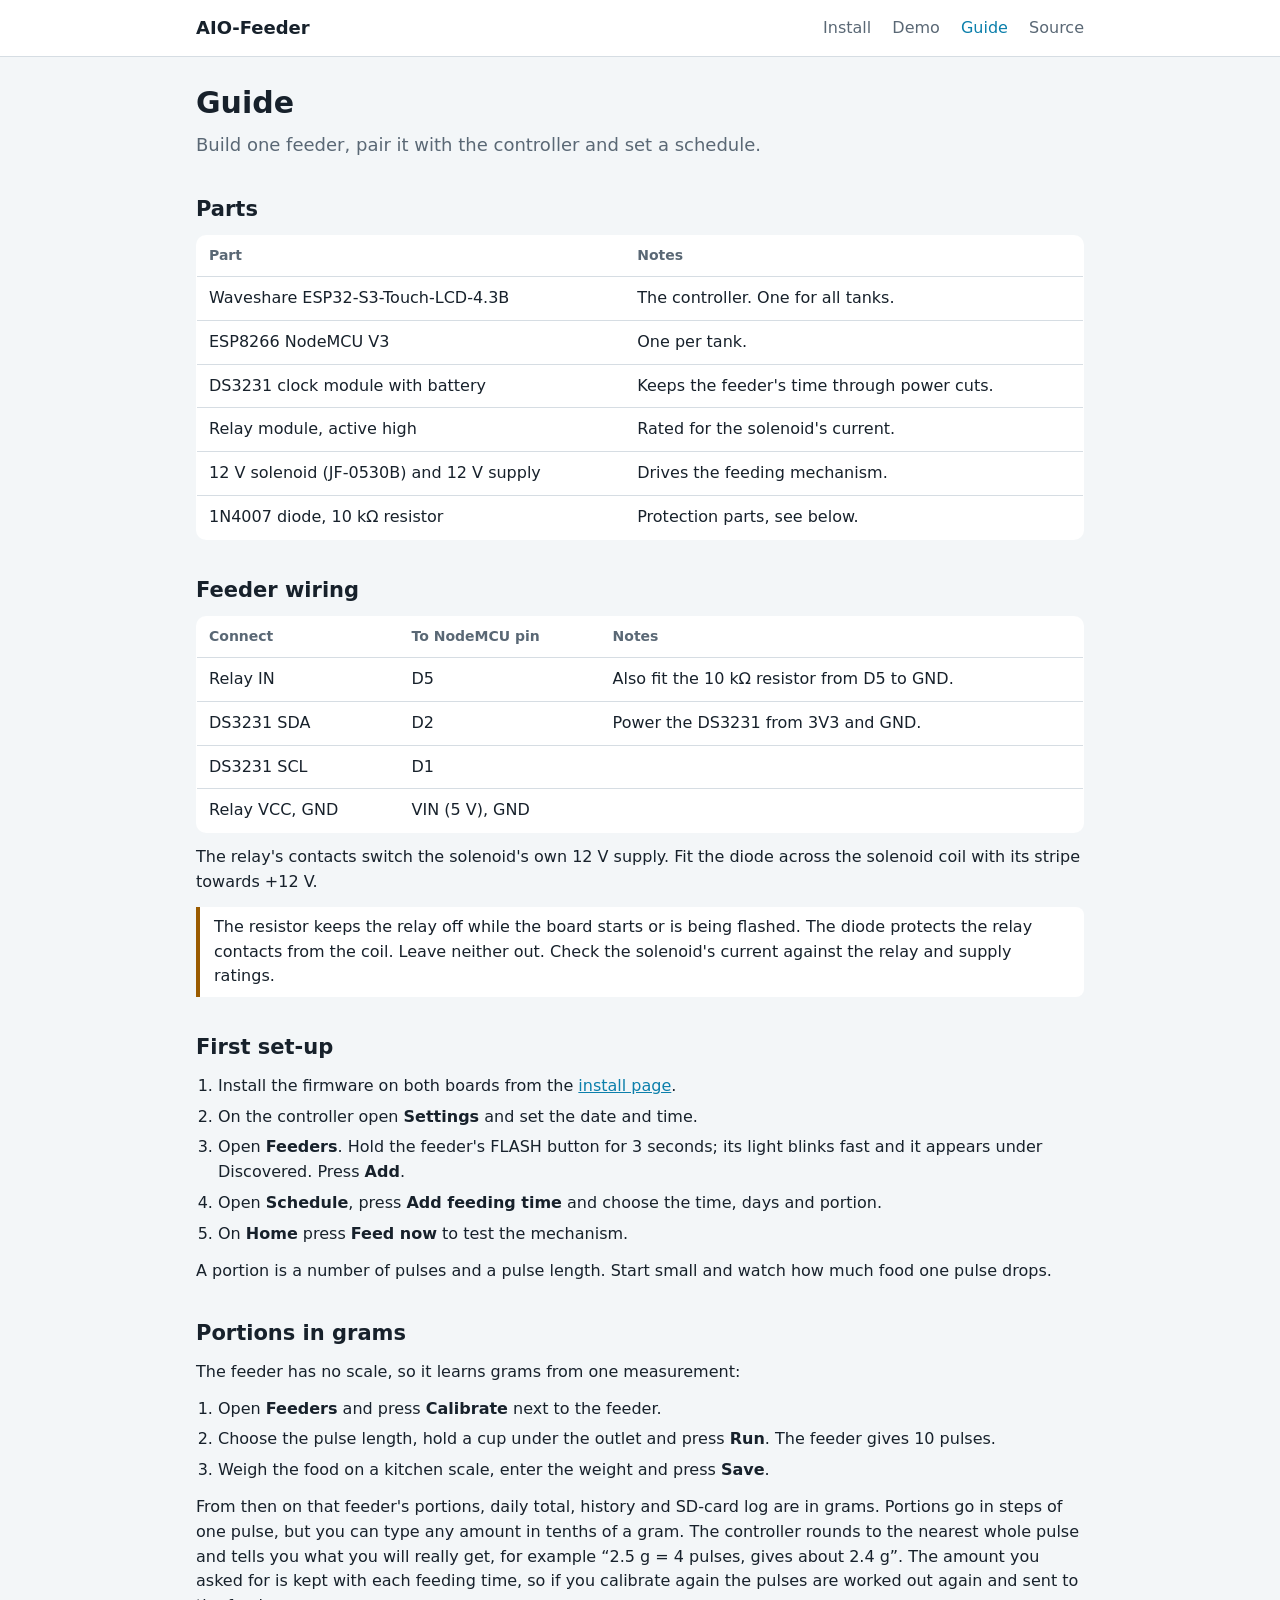
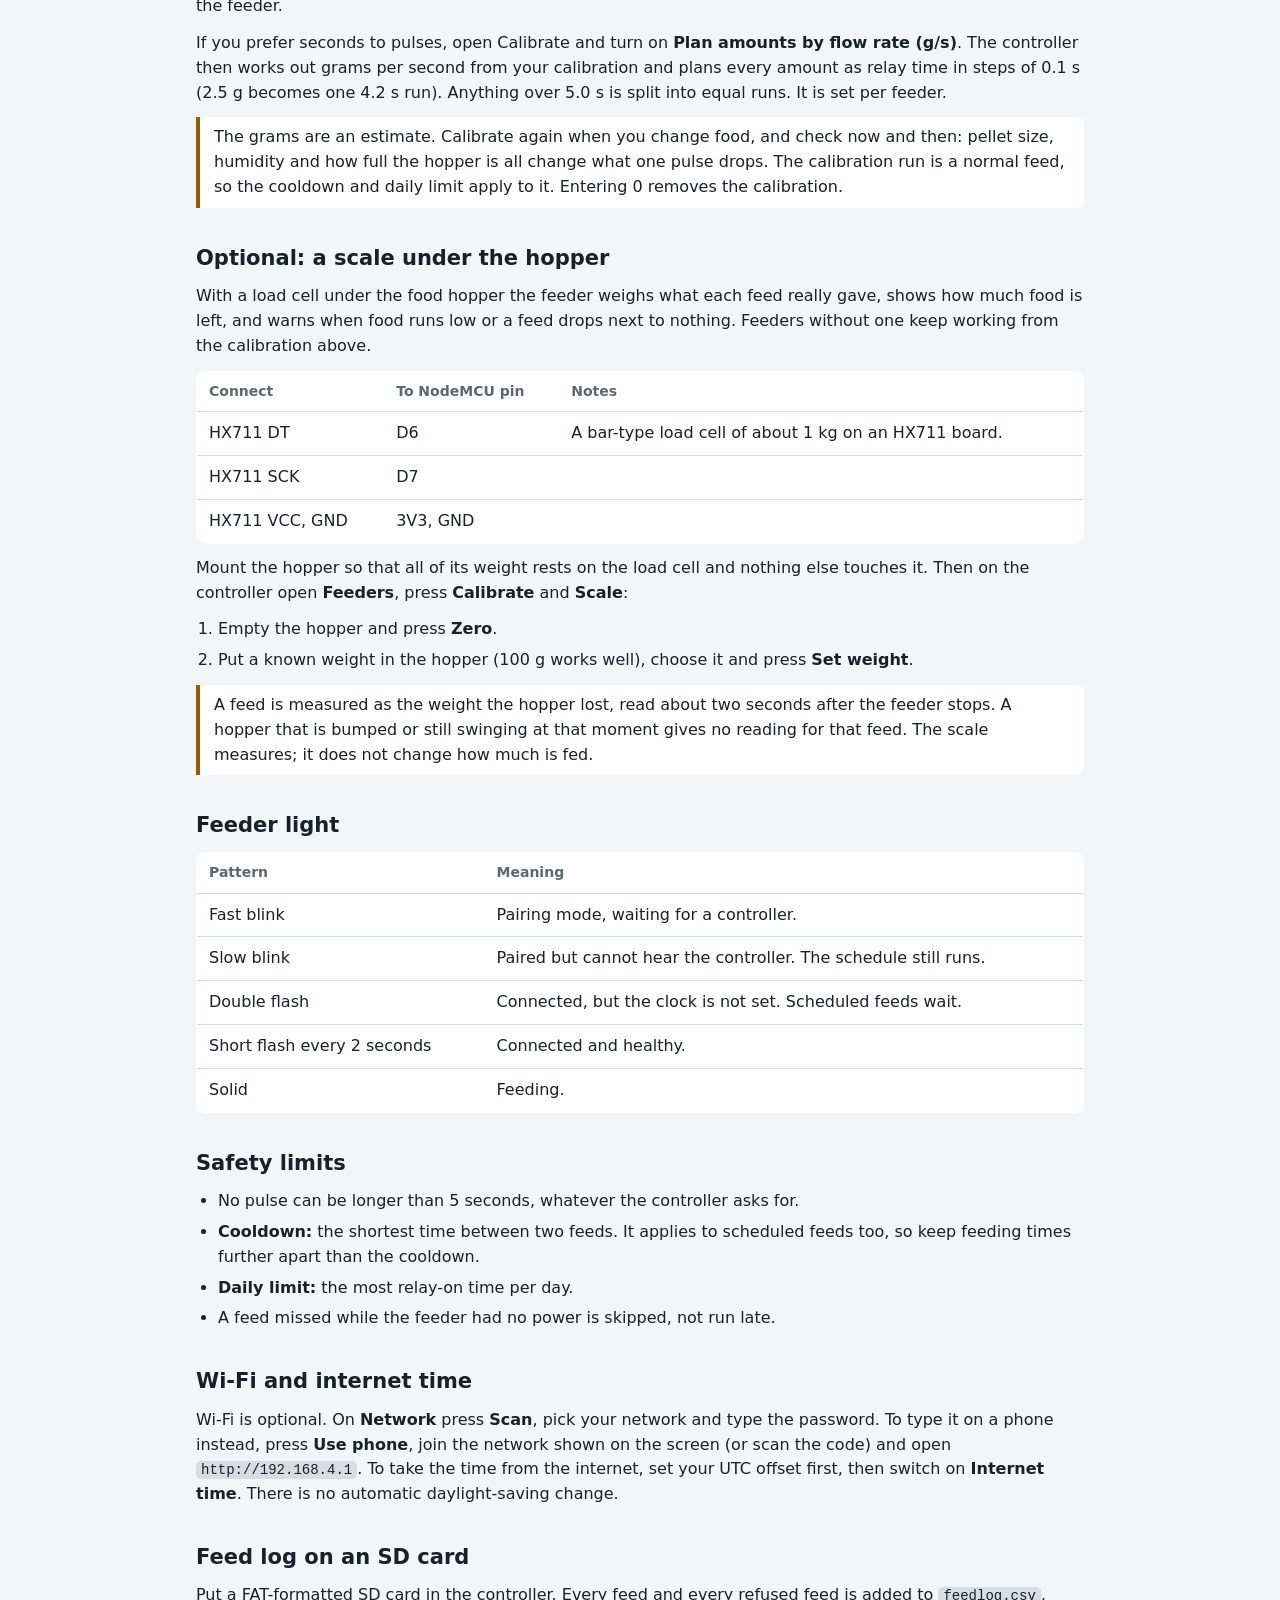
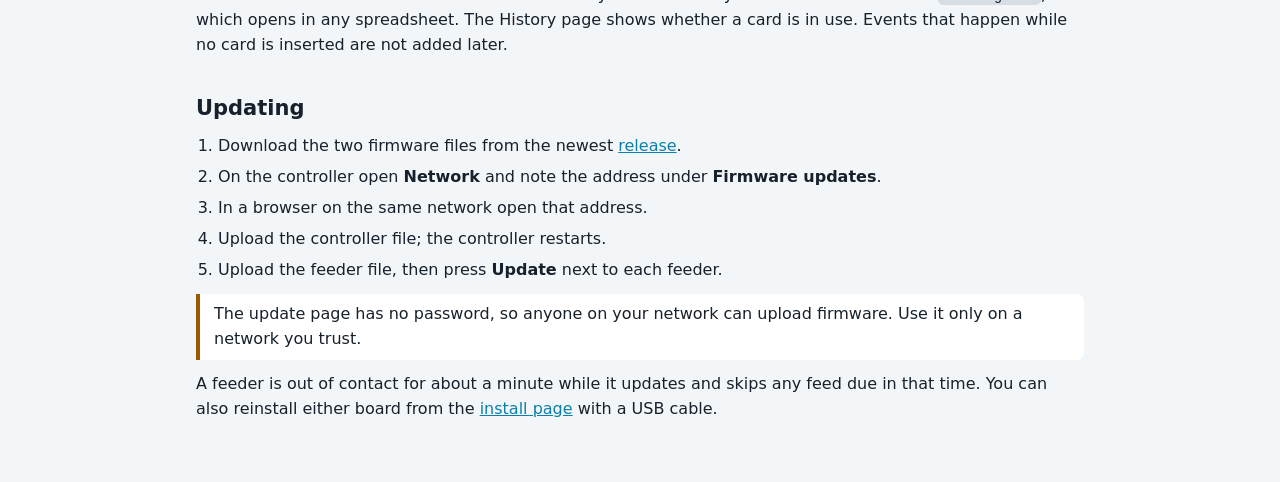
<file: web/guide.html>
<!doctype html>
<html lang="en">
<head>
<meta charset="utf-8">
<meta name="viewport" content="width=device-width, initial-scale=1">
<title>AIO-Feeder guide</title>
<meta name="description" content="Wiring, first set-up, pairing and updating the AIO-Feeder controller and feeders.">
<link rel="stylesheet" href="style.css">
</head>
<body>
<header class="site"><div class="in">
  <a class="brand" href="index.html">AIO-Feeder</a>
  <nav>
    <a href="index.html">Install</a>
    <a href="demo/">Demo</a>
    <a href="guide.html" aria-current="page">Guide</a>
    <a href="https://github.com/mlger/feeder-v3">Source</a>
  </nav>
</div></header>
<main class="in">
  <h1>Guide</h1>
  <p class="lead">Build one feeder, pair it with the controller and set a schedule.</p>

  <h2>Parts</h2>
  <div class="scroll"><table>
    <tr><th>Part</th><th>Notes</th></tr>
    <tr><td>Waveshare ESP32-S3-Touch-LCD-4.3B</td><td>The controller. One for all tanks.</td></tr>
    <tr><td>ESP8266 NodeMCU V3</td><td>One per tank.</td></tr>
    <tr><td>DS3231 clock module with battery</td><td>Keeps the feeder's time through power cuts.</td></tr>
    <tr><td>Relay module, active high</td><td>Rated for the solenoid's current.</td></tr>
    <tr><td>12 V solenoid (JF-0530B) and 12 V supply</td><td>Drives the feeding mechanism.</td></tr>
    <tr><td>1N4007 diode, 10 k&#8486; resistor</td><td>Protection parts, see below.</td></tr>
  </table></div>

  <h2>Feeder wiring</h2>
  <div class="scroll"><table>
    <tr><th>Connect</th><th>To NodeMCU pin</th><th>Notes</th></tr>
    <tr><td>Relay IN</td><td>D5</td><td>Also fit the 10 k&#8486; resistor from D5 to GND.</td></tr>
    <tr><td>DS3231 SDA</td><td>D2</td><td>Power the DS3231 from 3V3 and GND.</td></tr>
    <tr><td>DS3231 SCL</td><td>D1</td><td></td></tr>
    <tr><td>Relay VCC, GND</td><td>VIN (5 V), GND</td><td></td></tr>
  </table></div>
  <p style="margin-top:12px">The relay's contacts switch the solenoid's own 12 V supply. Fit the diode across the solenoid coil with its stripe towards +12 V.</p>
  <p class="note">The resistor keeps the relay off while the board starts or is being flashed. The diode protects the relay contacts from the coil. Leave neither out. Check the solenoid's current against the relay and supply ratings.</p>

  <h2>First set-up</h2>
  <ol>
    <li>Install the firmware on both boards from the <a href="index.html">install page</a>.</li>
    <li>On the controller open <strong>Settings</strong> and set the date and time.</li>
    <li>Open <strong>Feeders</strong>. Hold the feeder's FLASH button for 3 seconds; its light blinks fast and it appears under Discovered. Press <strong>Add</strong>.</li>
    <li>Open <strong>Schedule</strong>, press <strong>Add feeding time</strong> and choose the time, days and portion.</li>
    <li>On <strong>Home</strong> press <strong>Feed now</strong> to test the mechanism.</li>
  </ol>
  <p>A portion is a number of pulses and a pulse length. Start small and watch how much food one pulse drops.</p>

  <h2>Portions in grams</h2>
  <p>The feeder has no scale, so it learns grams from one measurement:</p>
  <ol>
    <li>Open <strong>Feeders</strong> and press <strong>Calibrate</strong> next to the feeder.</li>
    <li>Choose the pulse length, hold a cup under the outlet and press <strong>Run</strong>. The feeder gives 10 pulses.</li>
    <li>Weigh the food on a kitchen scale, enter the weight and press <strong>Save</strong>.</li>
  </ol>
  <p>From then on that feeder's portions, daily total, history and SD-card log are in grams. Portions go in steps of one pulse, but you can type any amount in tenths of a gram. The controller rounds to the nearest whole pulse and tells you what you will really get, for example &ldquo;2.5 g = 4 pulses, gives about 2.4 g&rdquo;. The amount you asked for is kept with each feeding time, so if you calibrate again the pulses are worked out again and sent to the feeder.</p>
  <p>If you prefer seconds to pulses, open Calibrate and turn on <strong>Plan amounts by flow rate (g/s)</strong>. The controller then works out grams per second from your calibration and plans every amount as relay time in steps of 0.1 s (2.5 g becomes one 4.2 s run). Anything over 5.0 s is split into equal runs. It is set per feeder.</p>
  <p class="note">The grams are an estimate. Calibrate again when you change food, and check now and then: pellet size, humidity and how full the hopper is all change what one pulse drops. The calibration run is a normal feed, so the cooldown and daily limit apply to it. Entering 0 removes the calibration.</p>

  <h2>Optional: a scale under the hopper</h2>
  <p>With a load cell under the food hopper the feeder weighs what each feed really gave, shows how much food is left, and warns when food runs low or a feed drops next to nothing. Feeders without one keep working from the calibration above.</p>
  <div class="scroll"><table>
    <tr><th>Connect</th><th>To NodeMCU pin</th><th>Notes</th></tr>
    <tr><td>HX711 DT</td><td>D6</td><td>A bar-type load cell of about 1 kg on an HX711 board.</td></tr>
    <tr><td>HX711 SCK</td><td>D7</td><td></td></tr>
    <tr><td>HX711 VCC, GND</td><td>3V3, GND</td><td></td></tr>
  </table></div>
  <p style="margin-top:12px">Mount the hopper so that all of its weight rests on the load cell and nothing else touches it. Then on the controller open <strong>Feeders</strong>, press <strong>Calibrate</strong> and <strong>Scale</strong>:</p>
  <ol>
    <li>Empty the hopper and press <strong>Zero</strong>.</li>
    <li>Put a known weight in the hopper (100 g works well), choose it and press <strong>Set weight</strong>.</li>
  </ol>
  <p class="note">A feed is measured as the weight the hopper lost, read about two seconds after the feeder stops. A hopper that is bumped or still swinging at that moment gives no reading for that feed. The scale measures; it does not change how much is fed.</p>

  <h2>Feeder light</h2>
  <div class="scroll"><table>
    <tr><th>Pattern</th><th>Meaning</th></tr>
    <tr><td>Fast blink</td><td>Pairing mode, waiting for a controller.</td></tr>
    <tr><td>Slow blink</td><td>Paired but cannot hear the controller. The schedule still runs.</td></tr>
    <tr><td>Double flash</td><td>Connected, but the clock is not set. Scheduled feeds wait.</td></tr>
    <tr><td>Short flash every 2 seconds</td><td>Connected and healthy.</td></tr>
    <tr><td>Solid</td><td>Feeding.</td></tr>
  </table></div>

  <h2>Safety limits</h2>
  <ul>
    <li>No pulse can be longer than 5 seconds, whatever the controller asks for.</li>
    <li><strong>Cooldown:</strong> the shortest time between two feeds. It applies to scheduled feeds too, so keep feeding times further apart than the cooldown.</li>
    <li><strong>Daily limit:</strong> the most relay-on time per day.</li>
    <li>A feed missed while the feeder had no power is skipped, not run late.</li>
  </ul>

  <h2>Wi-Fi and internet time</h2>
  <p>Wi-Fi is optional. On <strong>Network</strong> press <strong>Scan</strong>, pick your network and type the password. To type it on a phone instead, press <strong>Use phone</strong>, join the network shown on the screen (or scan the code) and open <code>http://192.168.4.1</code>. To take the time from the internet, set your UTC offset first, then switch on <strong>Internet time</strong>. There is no automatic daylight-saving change.</p>

  <h2>Feed log on an SD card</h2>
  <p>Put a FAT-formatted SD card in the controller. Every feed and every refused feed is added to <code>feedlog.csv</code>, which opens in any spreadsheet. The History page shows whether a card is in use. Events that happen while no card is inserted are not added later.</p>

  <h2>Updating</h2>
  <ol>
    <li>Download the two firmware files from the newest <a href="https://github.com/mlger/feeder-v3/releases">release</a>.</li>
    <li>On the controller open <strong>Network</strong> and note the address under <strong>Firmware updates</strong>.</li>
    <li>In a browser on the same network open that address.</li>
    <li>Upload the controller file; the controller restarts.</li>
    <li>Upload the feeder file, then press <strong>Update</strong> next to each feeder.</li>
  </ol>
  <p class="note">The update page has no password, so anyone on your network can upload firmware. Use it only on a network you trust.</p>
  <p>A feeder is out of contact for about a minute while it updates and skips any feed due in that time. You can also reinstall either board from the <a href="index.html">install page</a> with a USB cable.</p>
</main>
</body>
</html>
</file>
<file: web/style.css>
:root {
  --bg: #f3f6f8; --card: #ffffff; --text: #17212b; --muted: #5a6875;
  --line: #d6dde3; --accent: #0b7fab; --accent-text: #ffffff; --warn: #9a5b00;
}
@media (prefers-color-scheme: dark) {
  :root {
    --bg: #0f151b; --card: #18212a; --text: #e6edf3; --muted: #9aa8b5;
    --line: #2a3642; --accent: #35a7d6; --accent-text: #06121a; --warn: #e0a341;
  }
}
* { box-sizing: border-box; }
body {
  margin: 0; background: var(--bg); color: var(--text);
  font: 16px/1.55 system-ui, -apple-system, "Segoe UI", Roboto, sans-serif;
}
header.site { border-bottom: 1px solid var(--line); background: var(--card); }
header.site .in { display: flex; align-items: center; gap: 20px; flex-wrap: wrap; }
.in { max-width: 920px; margin: 0 auto; padding: 14px 16px; }
.brand { font-weight: 700; font-size: 18px; color: var(--text); text-decoration: none; margin-right: auto; }
nav a { color: var(--muted); text-decoration: none; margin-left: 16px; }
nav a[aria-current], nav a:hover { color: var(--accent); }
main.in { padding-top: 28px; padding-bottom: 48px; }
h1 { font-size: 30px; line-height: 1.2; margin: 0 0 10px; }
h2 { font-size: 21px; margin: 34px 0 10px; }
h3 { font-size: 17px; margin: 0 0 6px; }
p { margin: 0 0 12px; }
.lead { font-size: 18px; color: var(--muted); max-width: 60ch; }
a { color: var(--accent); }
.grid { display: grid; grid-template-columns: repeat(auto-fit, minmax(250px, 1fr)); gap: 14px; }
.card { background: var(--card); border: 1px solid var(--line); border-radius: 12px; padding: 18px; }
.card p:last-child { margin-bottom: 0; }
.btn, esp-web-install-button button {
  display: inline-block; font: inherit; font-weight: 600; cursor: pointer;
  padding: 10px 18px; border: 0; border-radius: 9px;
  background: var(--accent); color: var(--accent-text); text-decoration: none;
}
.muted { color: var(--muted); }
.note { border-left: 4px solid var(--warn); padding: 8px 14px; background: var(--card); border-radius: 0 8px 8px 0; }
table { border-collapse: collapse; width: 100%; background: var(--card); border: 1px solid var(--line); border-radius: 10px; overflow: hidden; }
th, td { text-align: left; padding: 9px 12px; border-top: 1px solid var(--line); vertical-align: top; }
tr:first-child th { border-top: 0; color: var(--muted); font-weight: 600; font-size: 14px; }
.scroll { overflow-x: auto; }
ol, ul { padding-left: 22px; margin: 0 0 12px; }
li { margin-bottom: 6px; }
code { font: 14px ui-monospace, SFMono-Regular, Menlo, Consolas, monospace; background: var(--line); padding: 1px 5px; border-radius: 5px; }
.screen-wrap { background: #000; border-radius: 14px; padding: 10px; max-width: 820px; margin: 0 auto; }
#screen { display: block; width: 100%; height: auto; aspect-ratio: 800 / 480; border-radius: 6px; touch-action: none; cursor: pointer; background: #10141a; }
#status { text-align: center; margin: 10px 0 0; }
footer { color: var(--muted); font-size: 14px; }
/* Until the installer script has loaded, show only the button. */
esp-web-install-button:not(:defined) [slot="unsupported"],
esp-web-install-button:not(:defined) [slot="not-allowed"] { display: none; }

.version-pick { display: flex; align-items: center; gap: 10px; flex-wrap: wrap; }
.version-pick select {
  font: inherit; padding: 8px 10px; border-radius: 8px;
  border: 1px solid var(--line, #8886); background: var(--card, transparent); color: inherit;
  min-height: 44px; max-width: 100%;
}
</file>
